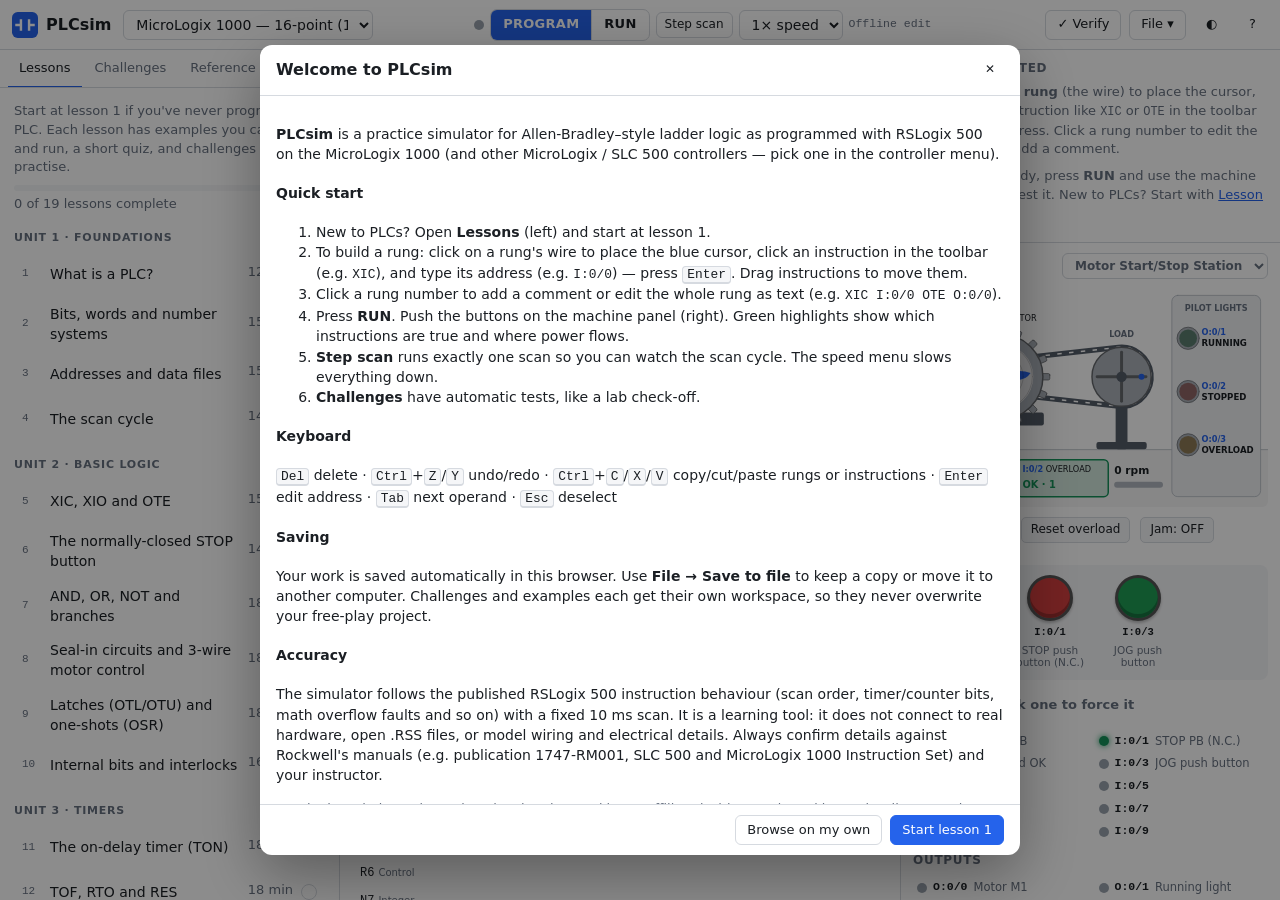
<file: index.html>
<!DOCTYPE html>
<html lang="en">
<head>
<meta charset="UTF-8">
<meta name="viewport" content="width=device-width, initial-scale=1">
<title>PLCsim — Ladder Logic Trainer</title>
<meta name="description" content="Learn and practise RSLogix 500-style ladder logic for the MicroLogix 1000 and SLC 500 in your browser: lessons, a ladder editor, a scan-accurate simulator, animated machines and auto-graded challenges.">
<link rel="icon" href="data:image/svg+xml,<svg xmlns='http://www.w3.org/2000/svg' viewBox='0 0 32 32'><rect width='32' height='32' rx='7' fill='%232563eb'/><path d='M4 16h7M21 16h7M11 9v14M21 9v14' stroke='white' stroke-width='3' fill='none'/></svg>">
<link rel="stylesheet" href="css/app.css">
</head>
<body>
<header class="top">
  <button class="btn ghost only-narrow" id="btnSide" title="Lessons & challenges">☰ Learn</button>
  <div class="brand">
    <svg class="logo" viewBox="0 0 32 32" aria-hidden="true"><rect width="32" height="32" rx="7" fill="var(--accent)"/><path d="M4 16h7M21 16h7M11 9v14M21 9v14" stroke="#fff" stroke-width="3" fill="none"/></svg>
    PLCsim <small>ladder logic trainer</small>
  </div>
  <span class="slot-chip hidden" id="slotChip"></span>
  <select class="sel" id="profileSel" title="Controller model"></select>
  <div class="spacer"></div>
  <div class="group">
    <span class="mode-led" id="modeLed"></span>
    <div class="seg" id="modeSeg" role="group" aria-label="Processor mode">
      <button data-mode="PROGRAM" title="Program mode: edit the program. Outputs are off.">PROGRAM</button>
      <button data-mode="RUN" title="Run mode: the processor scans your program continuously.">RUN</button>
    </div>
    <button class="btn small" id="btnStep" title="Test mode: run exactly one scan (outputs stay off)">Step scan</button>
    <select class="sel" id="speedSel" title="Simulation speed">
      <option value="1">1× speed</option>
      <option value="0.25">¼× slow</option>
      <option value="0.05">1/20× slow</option>
      <option value="4">4× fast</option>
    </select>
    <span class="status-txt" id="statusTxt"></span>
  </div>
  <div class="spacer"></div>
  <button class="btn" id="btnVerify" title="Check the program for errors">✓ Verify</button>
  <div class="menu">
    <button class="btn" id="btnFile">File ▾</button>
    <div class="menu-list hidden" id="fileMenu">
      <button data-act="new">New program</button>
      <button data-act="open">Open file…</button>
      <button data-act="save">Save to file (.plcsim.json)</button>
      <hr>
      <button data-act="text">View / edit program as text…</button>
      <button data-act="exportText">Export rung listing (.txt)</button>
      <hr>
      <button data-act="sandbox">Go to my free-play project</button>
      <button data-act="resetProgress">Reset lesson progress…</button>
    </div>
  </div>
  <button class="btn ghost" id="btnTheme" title="Light / dark theme">◐</button>
  <button class="btn ghost" id="btnHelp" title="How to use PLCsim">?</button>
  <input type="file" id="fileInput" accept=".json,.plcsim,.txt" class="hidden">
</header>
<div class="fault-bar hidden" id="faultBar">
  <strong id="faultCode">FAULT</strong><span class="msg" id="faultMsg"></span>
  <button class="btn small" id="btnClearFault">Clear fault → Program mode</button>
</div>

<div class="layout" id="layout">
  <aside id="side">
    <div class="tabs" id="sideTabs">
      <button data-tab="lessons" class="active">Lessons</button>
      <button data-tab="challenges">Challenges</button>
      <button data-tab="reference">Reference</button>
      <button class="right" id="btnWide" title="Wider reading pane">⇔</button>
      <button class="only-narrow" id="btnSideClose" title="Close">✕</button>
    </div>
    <div class="side-body" id="sideBody"></div>
  </aside>

  <section id="center">
    <div id="palette"></div>
    <div id="filetabs"></div>
    <div id="ladderWrap"><div id="ladder"></div></div>
    <div id="bottomResize" title="Drag to resize"></div>
    <div id="bottom">
      <div class="tabs" id="bottomTabs">
        <button data-tab="data" class="active">Data Table</button>
        <button data-tab="xref">Cross Reference</button>
        <button data-tab="verify">Verify <span class="badge" id="verifyBadge">0</span></button>
        <button data-tab="tests">Test Results</button>
        <button class="right" id="btnBottomToggle" title="Collapse / expand">▾</button>
      </div>
      <div class="bottom-body" id="bottomBody"></div>
    </div>
  </section>

  <aside id="right">
    <div class="rp-section" id="props"></div>
    <div class="rp-section" id="ioSection">
      <h3><span class="grow">Machine / I/O</span><select class="sel" id="sceneSel" style="height:26px;font-size:12px"></select></h3>
      <div id="sceneHost" class="scene-host"></div>
      <div class="scene-msg" id="sceneMsg"></div>
      <div id="opPanel"></div>
      <div id="ioStrip"></div>
    </div>
  </aside>
</div>

<script src="js/core/profiles.js"></script>
<script src="js/core/datatable.js"></script>
<script src="js/core/instructions.js"></script>
<script src="js/core/program.js"></script>
<script src="js/core/engine.js"></script>
<script src="js/core/grader.js"></script>
<script src="js/core/lint.js"></script>
<script src="js/content/scene-defs.js"></script>
<script src="js/content/lessons.js"></script>
<script src="js/content/challenges.js"></script>
<script src="js/content/reference.js"></script>
<script src="js/scenes/registry.js"></script>
<script src="js/scenes/motor.js"></script>
<script src="js/scenes/fwdrev.js"></script>
<script src="js/scenes/traffic.js"></script>
<script src="js/scenes/parking.js"></script>
<script src="js/scenes/tank.js"></script>
<script src="js/scenes/conveyor.js"></script>
<script src="js/ui/ladder.js"></script>
<script src="js/ui/editor.js"></script>
<script src="js/ui/panels.js"></script>
<script src="js/ui/learn.js"></script>
<script src="js/ui/app.js"></script>
</body>
</html>
</file>
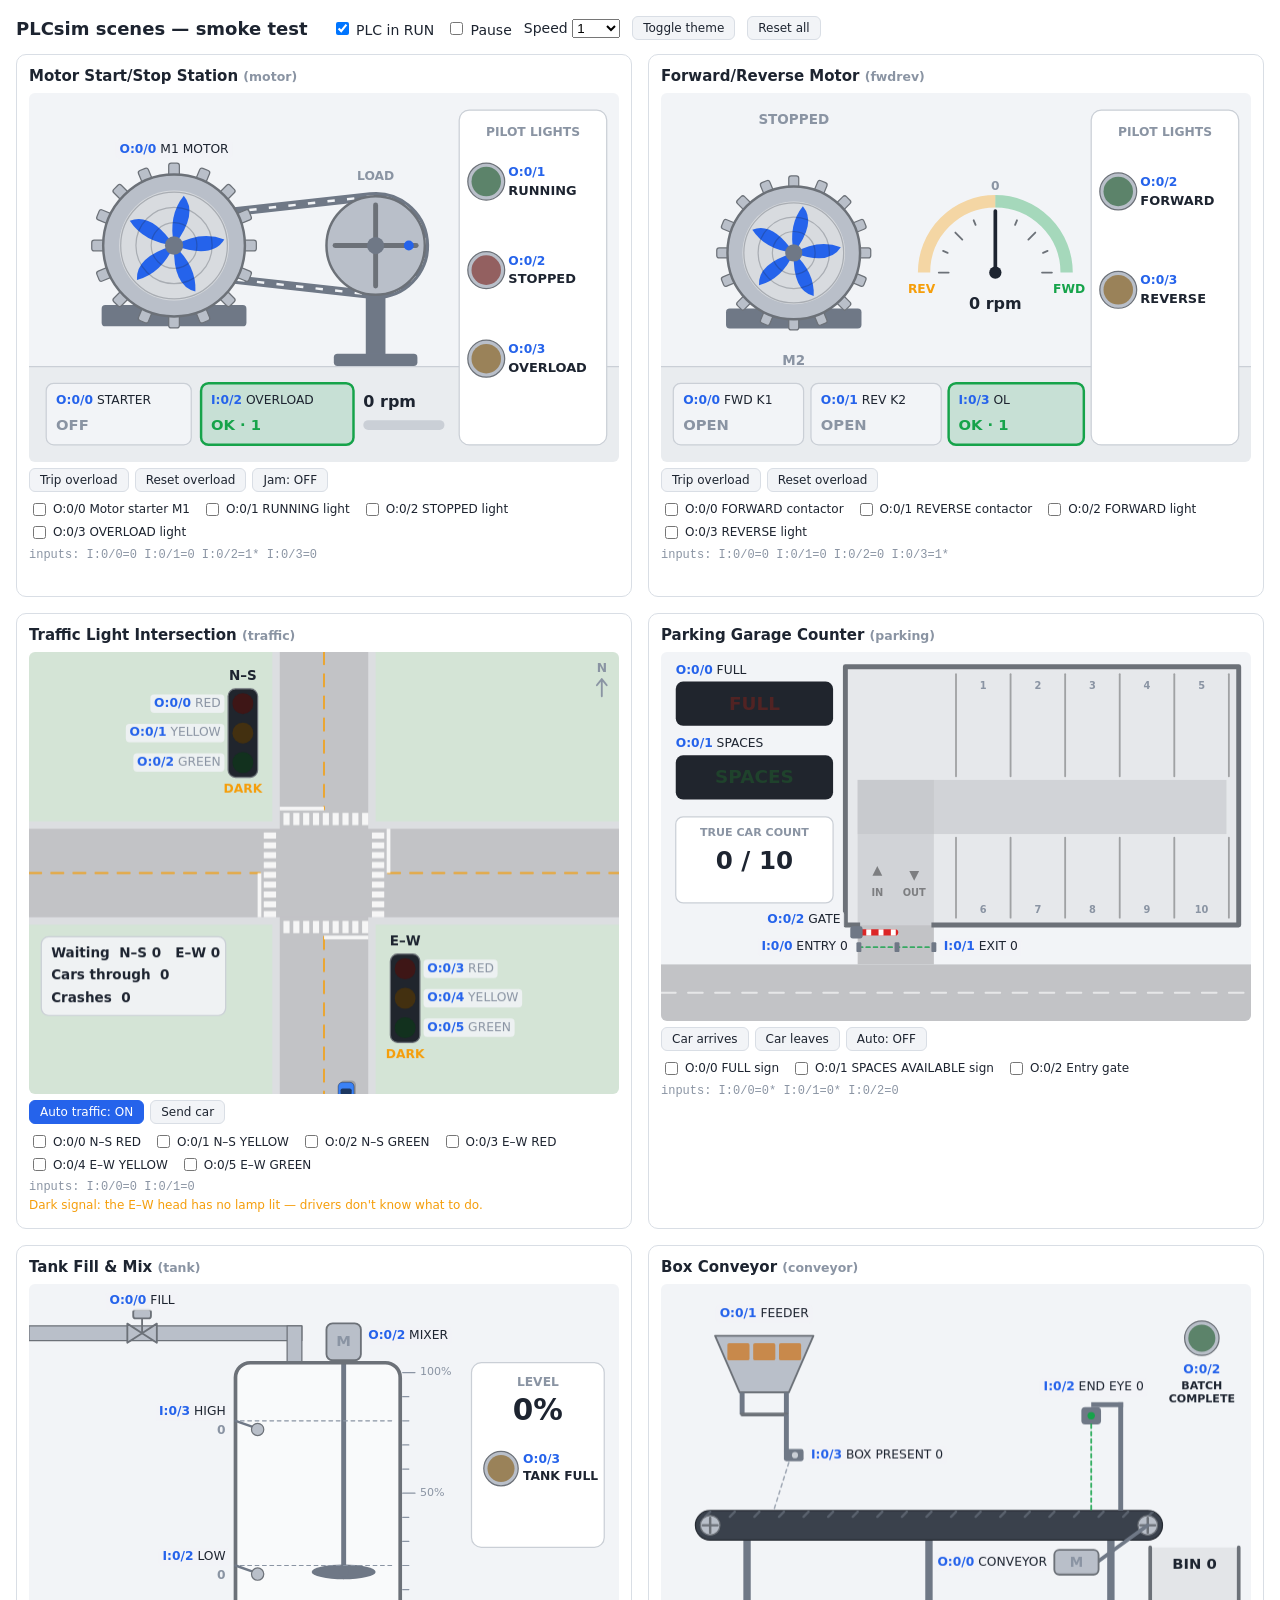
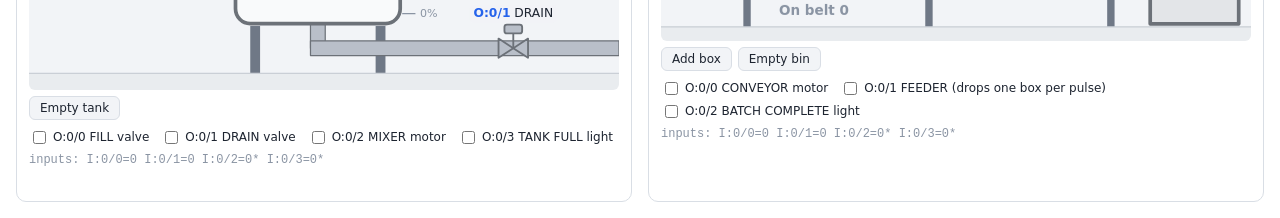
<file: tests/scenes-smoke.html>
<!doctype html>
<html lang="en">
<head>
<meta charset="utf-8">
<meta name="viewport" content="width=device-width, initial-scale=1">
<title>Scenes smoke test</title>
<style>
  :root {
    --bg: #ffffff; --panel: #f2f4f7; --fg: #1d2430; --muted: #8a94a3; --accent: #2563eb;
    --on: #16a34a; --red: #dc2626; --amber: #f59e0b; --water: #3b82f6; --border: #d9dee5;
    color-scheme: light;
  }
  :root[data-theme="dark"] {
    --bg: #0f1318; --panel: #171c23; --fg: #e6e9ee; --muted: #7d8795; --accent: #60a5fa;
    --on: #22c55e; --red: #ef4444; --amber: #fbbf24; --water: #38bdf8; --border: #2a313b;
    color-scheme: dark;
  }
  * { box-sizing: border-box; }
  body { margin: 0; padding: 16px; background: var(--bg); color: var(--fg); font: 14px system-ui, sans-serif; }
  header { display: flex; flex-wrap: wrap; gap: 12px; align-items: center; margin-bottom: 14px; }
  h1 { font-size: 18px; margin: 0 12px 0 0; }
  .grid { display: grid; grid-template-columns: repeat(auto-fill, minmax(420px, 1fr)); gap: 16px; }
  .card { background: var(--bg); border: 1px solid var(--border); border-radius: 10px; padding: 12px; min-width: 0; }
  .card h2 { font-size: 15px; margin: 0 0 8px; }
  .host { width: 100%; }
  .io { display: flex; flex-wrap: wrap; gap: 4px 12px; margin-top: 8px; font-size: 12px; }
  .io label { display: inline-flex; gap: 4px; align-items: center; }
  .inputs { font: 12px ui-monospace, monospace; color: var(--muted); margin-top: 6px; }
  .msg { min-height: 18px; font-size: 12px; margin-top: 4px; }
  .msg.warn { color: var(--amber); } .msg.bad { color: var(--red); font-weight: 600; } .msg.info { color: var(--muted); }
  .scene-btn { font: 12px system-ui, sans-serif; padding: 4px 10px; border-radius: 6px; border: 1px solid var(--border);
    background: var(--panel); color: var(--fg); cursor: pointer; }
  .scene-btn:hover { border-color: var(--accent); }
  .scene-btn:disabled { opacity: .5; cursor: default; }
  .scene-btn.on { background: var(--accent); color: #fff; border-color: var(--accent); }
  .narrow .grid { grid-template-columns: 320px 320px; }
</style>
</head>
<body>
<header>
  <h1>PLCsim scenes — smoke test</h1>
  <label><input type="checkbox" id="run" checked> PLC in RUN</label>
  <label><input type="checkbox" id="pause"> Pause</label>
  <label>Speed <select id="speed"><option>0.25</option><option selected>1</option><option>4</option><option>25</option></select></label>
  <button class="scene-btn" id="theme">Toggle theme</button>
  <button class="scene-btn" id="resetAll">Reset all</button>
</header>
<div class="grid" id="grid"></div>

<script src="../js/content/scene-defs.js"></script>
<script src="../js/scenes/registry.js"></script>
<script src="../js/scenes/motor.js"></script>
<script src="../js/scenes/fwdrev.js"></script>
<script src="../js/scenes/traffic.js"></script>
<script src="../js/scenes/parking.js"></script>
<script src="../js/scenes/tank.js"></script>
<script src="../js/scenes/conveyor.js"></script>
<script>
(function () {
  'use strict';
  const grid = document.getElementById('grid');
  const runBox = document.getElementById('run');
  const scenes = {};

  for (const def of PLC.SCENE_DEFS) {
    if (!PLC.SCENES[def.id]) continue;
    const card = document.createElement('section');
    card.className = 'card';
    card.innerHTML = `<h2>${def.name} <small style="color:var(--muted)">(${def.id})</small></h2>`;
    const host = document.createElement('div'); host.className = 'host';
    const io = document.createElement('div'); io.className = 'io';
    const inp = document.createElement('div'); inp.className = 'inputs';
    const msg = document.createElement('div'); msg.className = 'msg';
    card.append(host, io, inp, msg);
    grid.appendChild(card);

    const S = { def, outputs: {}, inputs: {}, messages: [], setCount: 0 };
    for (const addr of Object.keys(def.outputs)) {
      S.outputs[addr] = 0;
      const l = document.createElement('label');
      const cb = document.createElement('input'); cb.type = 'checkbox'; cb.dataset.addr = addr;
      cb.addEventListener('change', () => { S.outputs[addr] = cb.checked ? 1 : 0; });
      l.append(cb, document.createTextNode(`${addr} ${def.outputs[addr].label}`));
      io.appendChild(l);
      S.checkbox = S.checkbox || {}; S.checkbox[addr] = cb;
    }
    for (const [addr, d] of Object.entries(def.inputs)) if (d.device !== 'sensor') S.inputs[addr] = 0;
    const api = {
      def,
      out: (a) => (runBox.checked ? S.outputs[a] || 0 : 0),
      get: (a) => S.inputs[a] || 0,
      set: (a, v) => {
        if (!def.inputs[a] || def.inputs[a].device !== 'sensor') throw new Error(`${def.id}: set() on non-sensor input ${a}`);
        S.inputs[a] = v ? 1 : 0; S.setCount++;
      },
      running: () => runBox.checked,
      message: (text, level) => {
        S.messages.push({ text, level });
        msg.textContent = text; msg.className = 'msg ' + (level || 'info');
      },
    };
    S.api = api;
    S.inst = PLC.SCENES[def.id](host, api);
    S.renderInputs = () => {
      inp.textContent = 'inputs: ' + Object.keys(def.inputs).map((a) => `${a}=${S.inputs[a] ?? '-'}${def.inputs[a].device === 'sensor' ? '*' : ''}`).join('  ');
    };
    scenes[def.id] = S;
  }

  function setOut(id, addr, v) {
    const S = scenes[id];
    S.outputs[addr] = v ? 1 : 0;
    if (S.checkbox[addr]) S.checkbox[addr].checked = !!v;
  }
  function frame(dt) {
    for (const S of Object.values(scenes)) { S.inst.update(dt); S.renderInputs(); }
  }
  // Advance simulated time in frames of frameMs (for scripted tests).
  function advance(ms, frameMs) {
    frameMs = frameMs || 16;
    for (let t = 0; t < ms; t += frameMs) frame(Math.min(frameMs, ms - t));
  }

  let manual = /manual/.test(location.search), last = performance.now();
  function loop(now) {
    const wall = Math.min(100, now - last); last = now;
    if (!manual) {
      const speed = +document.getElementById('speed').value;
      const dt = document.getElementById('pause').checked ? 0 : Math.min(250, wall * speed);
      frame(dt);
    }
    requestAnimationFrame(loop);
  }
  requestAnimationFrame(loop);

  document.getElementById('theme').addEventListener('click', () => {
    const r = document.documentElement;
    r.dataset.theme = r.dataset.theme === 'dark' ? 'light' : 'dark';
  });
  document.getElementById('resetAll').addEventListener('click', () => { for (const S of Object.values(scenes)) S.inst.reset(); });

  window.SMOKE = { scenes, setOut, advance, frame, setManual: (v) => { manual = v; } };
})();
</script>
</body>
</html>
</file>
<file: css/app.css>
/* PLCsim — layout and theme */
:root {
  --bg: #eef0f3;
  --panel: #ffffff;
  --panel2: #f5f6f8;
  --fg: #1b1f24;
  --muted: #677180;
  --line: #d6dae0;
  --accent: #2563eb;
  --accent-bg: rgba(37, 99, 235, 0.1);
  --on: #15935a;
  --on-bg: rgba(21, 147, 90, 0.14);
  --off: #9aa3ae;
  --red: #d33f3f;
  --red-bg: rgba(211, 63, 63, 0.1);
  --amber: #c98400;
  --amber-bg: rgba(201, 132, 0, 0.12);
  --water: #3b82f6;
  --sel: #2563eb;
  --shadow: 0 1px 2px rgba(16, 24, 40, 0.06), 0 1px 3px rgba(16, 24, 40, 0.08);
  --mono: ui-monospace, 'SF Mono', SFMono-Regular, Menlo, Consolas, 'Liberation Mono', monospace;
  --sans: system-ui, -apple-system, 'Segoe UI', Roboto, 'Helvetica Neue', Arial, sans-serif;
  --radius: 8px;
  color-scheme: light;
}
@media (prefers-color-scheme: dark) {
  :root:not([data-theme='light']) {
    --bg: #0d1014; --panel: #161a20; --panel2: #1c2128; --fg: #e5e8ec; --muted: #8e98a6;
    --line: #2a313b; --accent: #5b9bff; --accent-bg: rgba(91, 155, 255, 0.14);
    --on: #33d17a; --on-bg: rgba(51, 209, 122, 0.16); --off: #5b6572;
    --red: #f26d6d; --red-bg: rgba(242, 109, 109, 0.14); --amber: #f5b83d; --amber-bg: rgba(245, 184, 61, 0.14);
    --water: #5aa2ff; --sel: #5b9bff; --shadow: none; color-scheme: dark;
  }
}
:root[data-theme='dark'] {
  --bg: #0d1014; --panel: #161a20; --panel2: #1c2128; --fg: #e5e8ec; --muted: #8e98a6;
  --line: #2a313b; --accent: #5b9bff; --accent-bg: rgba(91, 155, 255, 0.14);
  --on: #33d17a; --on-bg: rgba(51, 209, 122, 0.16); --off: #5b6572;
  --red: #f26d6d; --red-bg: rgba(242, 109, 109, 0.14); --amber: #f5b83d; --amber-bg: rgba(245, 184, 61, 0.14);
  --water: #5aa2ff; --sel: #5b9bff; --shadow: none; color-scheme: dark;
}

* { box-sizing: border-box; }
html, body { height: 100%; margin: 0; }
body {
  background: var(--bg); color: var(--fg); font: 14px/1.45 var(--sans);
  display: flex; flex-direction: column; overflow: hidden;
}
button, select, input, textarea { font: inherit; color: inherit; }
code, kbd, .mono { font-family: var(--mono); font-size: 0.92em; }
kbd { border: 1px solid var(--line); border-bottom-width: 2px; border-radius: 4px; padding: 0 4px; background: var(--panel2); }
a { color: var(--accent); }
.hidden { display: none !important; }

/* ---------- buttons ---------- */
.btn {
  display: inline-flex; align-items: center; gap: 6px; height: 30px; padding: 0 11px;
  border: 1px solid var(--line); border-radius: 6px; background: var(--panel); cursor: pointer;
  white-space: nowrap; font-size: 13px;
}
.btn:hover { border-color: var(--muted); }
.btn:disabled { opacity: 0.45; cursor: not-allowed; }
.btn.primary { background: var(--accent); border-color: var(--accent); color: #fff; }
.btn.ghost { border-color: transparent; background: transparent; }
.btn.ghost:hover { background: var(--panel2); }
.btn.small { height: 26px; padding: 0 8px; font-size: 12px; }
.btn.danger { color: var(--red); }
.btn svg { width: 16px; height: 16px; }
.seg { display: inline-flex; border: 1px solid var(--line); border-radius: 7px; overflow: hidden; background: var(--panel); }
.seg button { border: 0; background: transparent; height: 30px; padding: 0 12px; cursor: pointer; font-size: 13px; font-weight: 600; letter-spacing: 0.02em; }
.seg button + button { border-left: 1px solid var(--line); }
.seg button.active.prog { background: var(--accent); color: #fff; }
.seg button.active.run { background: var(--on); color: #fff; }
.seg button.active.test { background: var(--amber); color: #111; }
#profileSel { max-width: 300px; min-width: 120px; flex-shrink: 1; }
@media (max-width: 1500px) { .brand small { display: none; } #profileSel { max-width: 250px; } }
select.sel {
  height: 30px; border: 1px solid var(--line); border-radius: 6px; background: var(--panel); padding: 0 8px; max-width: 100%;
}
input.txt, textarea.txt {
  border: 1px solid var(--line); border-radius: 6px; background: var(--panel); padding: 5px 8px; width: 100%;
}
input.txt:focus, textarea.txt:focus, select.sel:focus { outline: 2px solid var(--accent-bg); border-color: var(--accent); }
input.txt.bad { border-color: var(--red); background: var(--red-bg); }

/* ---------- header ---------- */
header.top {
  display: flex; align-items: center; gap: 8px; padding: 8px 12px; background: var(--panel);
  border-bottom: 1px solid var(--line); flex-wrap: wrap; min-height: 50px;
}
.brand { display: flex; align-items: center; gap: 8px; font-weight: 700; font-size: 16px; margin-right: 4px; }
.brand .logo { width: 26px; height: 26px; }
.brand small { font-weight: 500; color: var(--muted); font-size: 12px; }
.slot-chip { max-width: 250px; min-width: 0; overflow: hidden; white-space: nowrap; }
.slot-chip .nm { overflow: hidden; text-overflow: ellipsis; }
.slot-chip button { flex-shrink: 0; }
.slot-chip { font-size: 12px; padding: 3px 8px; border-radius: 999px; background: var(--accent-bg); color: var(--accent); display: inline-flex; gap: 6px; align-items: center; }
.slot-chip button { border: 0; background: none; color: inherit; cursor: pointer; text-decoration: underline; padding: 0; font-size: 12px; }
.spacer { flex: 1; }
.mode-led { width: 10px; height: 10px; border-radius: 50%; background: var(--off); display: inline-block; }
.mode-led.run { background: var(--on); box-shadow: 0 0 8px var(--on); }
.mode-led.fault { background: var(--red); box-shadow: 0 0 8px var(--red); animation: blink 0.8s steps(2) infinite; }
.mode-led.test { background: var(--amber); }
@keyframes blink { 50% { opacity: 0.25; } }
.status-txt { font-size: 11.5px; color: var(--muted); font-family: var(--mono); min-width: 96px; }
#speedSel { width: 104px; }
.group { display: flex; align-items: center; gap: 6px; }
.menu { position: relative; }
.menu-list {
  position: absolute; right: 0; top: 36px; z-index: 50; min-width: 220px; background: var(--panel);
  border: 1px solid var(--line); border-radius: 8px; box-shadow: 0 8px 24px rgba(0,0,0,.18); padding: 4px;
}
.menu-list button { display: block; width: 100%; text-align: left; border: 0; background: none; padding: 7px 10px; border-radius: 5px; cursor: pointer; font-size: 13px; }
.menu-list button:hover { background: var(--panel2); }
.menu-list hr { border: 0; border-top: 1px solid var(--line); margin: 4px 0; }

.fault-bar {
  display: flex; align-items: center; gap: 10px; padding: 8px 14px; background: var(--red-bg); color: var(--red);
  border-bottom: 1px solid var(--red); font-weight: 500;
}
.fault-bar .msg { flex: 1; color: var(--fg); font-weight: 400; }

/* ---------- main layout ---------- */
.layout { flex: 1; display: grid; grid-template-columns: var(--side-w, 340px) minmax(0, 1fr) var(--right-w, 380px); min-height: 0; }
.layout.side-wide { --side-w: min(640px, 46vw); }
.layout.side-closed { --side-w: 0px; }
.layout.side-closed #side { display: none; }
aside, section { min-height: 0; min-width: 0; }
#side { background: var(--panel); border-right: 1px solid var(--line); display: flex; flex-direction: column; }
#center { display: flex; flex-direction: column; min-width: 0; }
#right { background: var(--panel); border-left: 1px solid var(--line); display: flex; flex-direction: column; overflow: auto; }

.tabs { display: flex; gap: 2px; border-bottom: 1px solid var(--line); padding: 0 8px; background: var(--panel); flex-shrink: 0; overflow-x: auto; }
.tabs button {
  border: 0; background: none; padding: 9px 11px 8px; cursor: pointer; font-size: 13px; color: var(--muted);
  border-bottom: 2px solid transparent; margin-bottom: -1px; white-space: nowrap; font-weight: 500;
}
.tabs button.active { color: var(--fg); border-bottom-color: var(--accent); }
.tabs button .badge { margin-left: 5px; }
.badge { display: inline-block; min-width: 18px; padding: 0 5px; border-radius: 9px; font-size: 11px; line-height: 18px; text-align: center; background: var(--panel2); color: var(--muted); }
.badge.bad { background: var(--red-bg); color: var(--red); }
.badge.good { background: var(--on-bg); color: var(--on); }

/* ---------- palette ---------- */
#palette { background: var(--panel); border-bottom: 1px solid var(--line); padding: 6px 10px; display: flex; flex-direction: column; gap: 6px; }
.pal-row { display: flex; flex-wrap: wrap; gap: 4px; align-items: center; }
.pal-row .lbl { font-size: 11px; text-transform: uppercase; letter-spacing: 0.06em; color: var(--muted); margin-right: 4px; }
.ibtn {
  font-family: var(--mono); font-size: 12px; font-weight: 600; height: 28px; min-width: 44px; padding: 0 7px;
  border: 1px solid var(--line); border-radius: 5px; background: var(--panel2); cursor: pointer; display: inline-flex; align-items: center; gap: 5px;
}
.ibtn:hover { border-color: var(--accent); color: var(--accent); }
.ibtn svg { width: 22px; height: 16px; }
.ibtn.tool { font-family: var(--sans); font-weight: 500; }
.pal-sep { width: 1px; height: 22px; background: var(--line); margin: 0 6px; }
.pal-groups { display: flex; gap: 2px; flex-wrap: wrap; }
.pal-groups button { border: 0; background: none; font-size: 12px; padding: 3px 8px; border-radius: 5px; cursor: pointer; color: var(--muted); }
.pal-groups button.active { background: var(--accent-bg); color: var(--accent); font-weight: 600; }

#filetabs { display: flex; align-items: center; gap: 4px; padding: 6px 10px 0; background: var(--bg); flex-wrap: wrap; }
#filetabs .ft {
  border: 1px solid var(--line); border-bottom: 0; border-radius: 6px 6px 0 0; background: var(--panel2); padding: 4px 10px;
  font-size: 12px; cursor: pointer; font-family: var(--mono);
}
#filetabs .ft.active { background: var(--panel); font-weight: 700; }
#ladderWrap { flex: 1; overflow: auto; background: var(--panel); border-top: 1px solid var(--line); position: relative; min-height: 120px; }
#ladder { padding: 6px 0 40px; min-width: 100%; }
.edit-hint { position: sticky; left: 0; top: 0; z-index: 3; font-size: 12px; padding: 5px 12px; background: var(--amber-bg); color: var(--fg); border-bottom: 1px solid var(--line); }

/* ---------- ladder svg ---------- */
.ladder-svg { display: block; user-select: none; -webkit-user-select: none; }
.ladder-svg text { font-family: var(--mono); fill: var(--fg); }
.ladder-svg .w { stroke: var(--fg); stroke-width: 1.5; fill: none; }
.ladder-svg .w.on { stroke: var(--on); stroke-width: 3; }
.ladder-svg .rail { stroke: var(--fg); stroke-width: 2.5; }
.ladder-svg .rbg { fill: transparent; }
.ladder-svg .rung.sel .rbg { fill: var(--accent-bg); }
.ladder-svg .rnum { font-size: 11px; text-anchor: middle; fill: var(--muted); cursor: pointer; }
.ladder-svg .rnum-hit { fill: transparent; cursor: pointer; }
.ladder-svg .rnum-hit:hover { fill: var(--panel2); }
.ladder-svg .rcomment { font-family: var(--sans); font-size: 12px; fill: var(--muted); font-style: italic; }
.ladder-svg .desc { font-size: 10px; text-anchor: middle; fill: var(--muted); font-family: var(--sans); }
.ladder-svg .addr { font-size: 12px; text-anchor: middle; font-weight: 600; }
.ladder-svg .sym { stroke: var(--fg); stroke-width: 2; fill: none; }
.ladder-svg .sym-bg { fill: var(--panel); }
.ladder-svg .mnin { font-size: 9.5px; text-anchor: middle; fill: var(--muted); font-weight: 700; }
.ladder-svg .coilL { font-size: 12px; text-anchor: middle; font-weight: 700; }
.ladder-svg .hit { fill: transparent; stroke: transparent; stroke-width: 1.5; }
.ladder-svg .ins { cursor: pointer; }
.ladder-svg .ins:hover .hit { fill: var(--panel2); }
.ladder-svg .ins.sel .hit { stroke: var(--sel); stroke-dasharray: 4 3; fill: var(--accent-bg); }
.ladder-svg .ins.err .hit { stroke: var(--red); fill: var(--red-bg); stroke-dasharray: none; }
.ladder-svg .ins.on .sym { stroke: var(--on); }
.ladder-svg .ins.on .sym-bg { fill: var(--on-bg); }
.ladder-svg .ins.on .addr { fill: var(--on); }
.ladder-svg .box { fill: var(--panel); stroke: var(--fg); stroke-width: 1.5; }
.ladder-svg .ins.on .box { stroke: var(--on); fill: var(--on-bg); stroke-width: 2.5; }
.ladder-svg .bsep { stroke: var(--line); }
.ladder-svg .bmn { font-size: 12.5px; font-weight: 800; }
.ladder-svg .bname { font-size: 9.5px; text-anchor: end; fill: var(--muted); font-family: var(--sans); }
.ladder-svg .blabel { font-size: 11px; fill: var(--muted); font-family: var(--sans); }
.ladder-svg .bop { font-size: 11.5px; text-anchor: end; font-weight: 600; }
.ladder-svg .bval { font-size: 10.5px; text-anchor: end; fill: var(--accent); }
.ladder-svg .sbit path { stroke: var(--fg); stroke-width: 1.5; }
.ladder-svg .sbit text { font-size: 10px; font-weight: 700; fill: var(--muted); }
.ladder-svg .sbit.on path { stroke: var(--on); stroke-width: 3; }
.ladder-svg .sbit.on text { fill: var(--on); }
.ladder-svg .gap { fill: transparent; cursor: text; }
.ladder-svg .gap:hover { fill: var(--accent-bg); }
.ladder-svg .gap.sel { fill: var(--accent-bg); }
.ladder-svg .gap.drop { fill: var(--accent); opacity: 0.35; }
.ladder-svg .cursor { fill: var(--accent); pointer-events: none; }
.ladder-svg .bhandle { fill: transparent; cursor: pointer; }
.ladder-svg .bhandle:hover, .ladder-svg .bhandle.sel { fill: var(--accent-bg); stroke: var(--sel); stroke-dasharray: 3 2; }
.ladder-svg .endtxt { font-size: 12px; text-anchor: middle; fill: var(--muted); font-family: var(--sans); }
.ladder-bad { color: var(--red); font-size: 12px; white-space: pre-wrap; }
.op-editor {
  position: absolute; z-index: 20; font-family: var(--mono); font-size: 13px; font-weight: 600; padding: 3px 6px;
  border: 2px solid var(--accent); border-radius: 5px; background: var(--panel); color: var(--fg); width: 130px;
  box-shadow: 0 4px 14px rgba(0,0,0,.2);
}
.op-editor.bad { border-color: var(--red); }
.op-err { position: absolute; z-index: 21; background: var(--red); color: #fff; font-size: 12px; padding: 4px 8px; border-radius: 5px; max-width: 320px; }
.drag-ghost { position: fixed; z-index: 100; pointer-events: none; font-family: var(--mono); font-weight: 700; font-size: 12px; background: var(--accent); color: #fff; padding: 3px 8px; border-radius: 5px; opacity: 0.9; }

/* ---------- bottom panel ---------- */
#bottom { height: var(--bottom-h, 250px); display: flex; flex-direction: column; border-top: 1px solid var(--line); background: var(--panel); min-height: 36px; }
#bottom.collapsed { height: 38px; }
#bottomResize { height: 6px; cursor: ns-resize; background: var(--bg); flex-shrink: 0; }
#bottomResize:hover { background: var(--accent-bg); }
.bottom-body { flex: 1; overflow: auto; padding: 8px 12px; }
.tabs .right { margin-left: auto; }

/* data table */
.dt-wrap { display: flex; gap: 12px; min-height: 100%; }
.dt-files { display: flex; flex-direction: column; gap: 2px; min-width: 96px; }
.dt-files button { text-align: left; border: 0; background: none; padding: 4px 8px; border-radius: 5px; cursor: pointer; font-family: var(--mono); font-size: 12px; }
.dt-files button.active { background: var(--accent-bg); color: var(--accent); font-weight: 700; }
.dt-files button small { font-family: var(--sans); color: var(--muted); margin-left: 4px; }
.dt-main { flex: 1; min-width: 0; }
table.dt { border-collapse: collapse; font-family: var(--mono); font-size: 12px; }
table.dt th .bitcell { font-size: 9.5px; }
table.dt th { font-family: var(--sans); font-weight: 600; font-size: 11px; color: var(--muted); text-align: left; padding: 3px 6px; position: sticky; top: -8px; background: var(--panel); z-index: 1; }
table.dt td { padding: 2px 6px; border-top: 1px solid var(--line); white-space: nowrap; }
table.dt td.addr { font-weight: 700; }
table.dt td.dsc { font-family: var(--sans); color: var(--muted); max-width: 260px; overflow: hidden; text-overflow: ellipsis; }
.bitcell { display: inline-block; width: 17px; height: 19px; line-height: 19px; text-align: center; border-radius: 3px; cursor: pointer; color: var(--muted); }
.bitcell:hover { background: var(--panel2); }
.bitcell.on { background: var(--on-bg); color: var(--on); font-weight: 800; }
.bitcell.ghost { opacity: 0.35; }
.bitcell.forced { outline: 2px solid var(--amber); }
.bitgrp { margin-right: 6px; }
.dt input.num { width: 76px; font-family: var(--mono); font-size: 12px; padding: 1px 4px; border: 1px solid var(--line); border-radius: 4px; background: var(--panel); }
.dt input.dsc { width: 180px; font-size: 12px; padding: 1px 4px; border: 1px solid transparent; border-radius: 4px; background: transparent; color: var(--muted); }
.dt input.dsc:hover, .dt input.dsc:focus { border-color: var(--line); background: var(--panel); color: var(--fg); }
.dt .flag { display: inline-block; font-size: 10.5px; padding: 0 5px; border-radius: 4px; margin-right: 3px; color: var(--muted); background: var(--panel2); }
.dt .flag.on { background: var(--on-bg); color: var(--on); font-weight: 700; }
.issues { list-style: none; padding: 0; margin: 0; }
.issues li { padding: 6px 8px; border-radius: 6px; display: flex; gap: 8px; align-items: baseline; cursor: pointer; }
.issues li:hover { background: var(--panel2); }
.issues .where { font-family: var(--mono); font-size: 12px; color: var(--muted); min-width: 92px; }
.sev { font-size: 11px; font-weight: 700; padding: 1px 6px; border-radius: 4px; }
.sev.error { background: var(--red-bg); color: var(--red); }
.sev.warn { background: var(--amber-bg); color: var(--amber); }
.sev.ok { background: var(--on-bg); color: var(--on); }

/* ---------- right panel ---------- */
.rp-section { border-bottom: 1px solid var(--line); padding: 10px 12px; }
.rp-section h3 { margin: 0 0 6px; font-size: 12px; text-transform: uppercase; letter-spacing: 0.06em; color: var(--muted); font-weight: 600; display: flex; align-items: center; gap: 8px; }
.rp-section h3 .grow { flex: 1; }
.prop-title { font-weight: 700; font-size: 15px; }
.prop-title code { font-size: 15px; }
.prop-help { color: var(--muted); font-size: 13px; margin: 4px 0 8px; }
.prop-grid { display: grid; grid-template-columns: auto 1fr; gap: 6px 8px; align-items: center; }
.prop-grid label { font-size: 12px; color: var(--muted); }
.prop-err { color: var(--red); font-size: 12px; margin-top: 4px; }
.row { display: flex; gap: 6px; flex-wrap: wrap; align-items: center; }
.row + .row { margin-top: 6px; }
.scene-host { position: relative; }
.scene-host canvas { display: block; width: 100%; border-radius: 6px; }
.scene-msg { font-size: 12px; min-height: 18px; margin-top: 4px; }
.scene-msg.bad { color: var(--red); font-weight: 600; }
.scene-msg.warn { color: var(--amber); }
.scene-btn { height: 26px; padding: 0 9px; border: 1px solid var(--line); background: var(--panel2); border-radius: 5px; cursor: pointer; font-size: 12px; margin: 4px 4px 0 0; }
.scene-controls { display: flex; flex-wrap: wrap; gap: 0; margin-top: 4px; }
.scene-btn:disabled { opacity: 0.45; cursor: not-allowed; }
.scene-btn.on, .scene-btn.active, .scene-btn[aria-pressed='true'] { background: var(--accent-bg); border-color: var(--accent); color: var(--accent); }

/* operator panel & I/O */
.opanel { display: flex; flex-wrap: wrap; gap: 10px; padding: 10px; background: var(--panel2); border-radius: 8px; }
.opdev { display: flex; flex-direction: column; align-items: center; gap: 4px; width: 78px; text-align: center; }
.opdev .cap { font-size: 10.5px; line-height: 1.2; color: var(--muted); min-height: 26px; }
.opdev .ad { font-family: var(--mono); font-size: 10.5px; font-weight: 700; }
.pb {
  width: 46px; height: 46px; border-radius: 50%; border: 3px solid #555; cursor: pointer; position: relative;
  box-shadow: inset 0 -4px 0 rgba(0,0,0,.25), 0 2px 3px rgba(0,0,0,.25); touch-action: none;
}
.pb.green { background: #1f9d55; } .pb.red { background: #d33f3f; } .pb.black { background: #2b2f36; } .pb.yellow { background: #e0a800; } .pb.blue { background: #2563eb; }
.pb.pressed { transform: translateY(2px); box-shadow: inset 0 3px 6px rgba(0,0,0,.4); filter: brightness(0.85); }
.sw { width: 44px; height: 24px; border-radius: 12px; background: var(--off); position: relative; cursor: pointer; border: 0; }
.sw::after { content: ''; position: absolute; left: 3px; top: 3px; width: 18px; height: 18px; border-radius: 50%; background: #fff; transition: left 0.12s; }
.sw.on { background: var(--on); }
.sw.on::after { left: 23px; }
.lamp { width: 26px; height: 26px; border-radius: 50%; background: var(--panel); border: 2px solid var(--line); }
.lamp.on.green { background: #2ee07e; box-shadow: 0 0 12px #2ee07e; border-color: #1f9d55; }
.lamp.on.red { background: #ff5a5a; box-shadow: 0 0 12px #ff5a5a; border-color: #b52e2e; }
.lamp.on.amber { background: #ffc233; box-shadow: 0 0 12px #ffc233; border-color: #b98500; }
.lamp.on.white, .lamp.on.motor, .lamp.on.valve, .lamp.on.gate { background: #9ecbff; box-shadow: 0 0 10px #9ecbff; border-color: #2563eb; }
.iostrip { display: grid; grid-template-columns: repeat(auto-fill, minmax(150px, 1fr)); gap: 2px 8px; font-size: 12px; margin-top: 8px; }
.ioitem { display: flex; align-items: center; gap: 6px; padding: 2px 4px; border-radius: 5px; cursor: pointer; min-width: 0; }
.ioitem:hover { background: var(--panel2); }
.ioitem .led { width: 10px; height: 10px; border-radius: 50%; background: var(--off); flex-shrink: 0; }
.ioitem .led.on { background: var(--on); box-shadow: 0 0 6px var(--on); }
.ioitem .a { font-family: var(--mono); font-weight: 700; font-size: 11.5px; }
.ioitem .l { color: var(--muted); overflow: hidden; text-overflow: ellipsis; white-space: nowrap; font-size: 11.5px; }
.ioitem .F { font-size: 10px; font-weight: 800; color: #111; background: var(--amber); border-radius: 3px; padding: 0 3px; }
.trainer-row { display: flex; align-items: center; gap: 8px; padding: 3px 0; font-size: 12px; }
.trainer-row .a { font-family: var(--mono); font-weight: 700; width: 58px; }
.trainer-row select { height: 24px; font-size: 11px; border: 1px solid var(--line); background: var(--panel); border-radius: 4px; }
.trainer-cols { display: grid; grid-template-columns: 1fr 1fr; gap: 12px; }
.popover { position: fixed; z-index: 80; background: var(--panel); border: 1px solid var(--line); border-radius: 8px; box-shadow: 0 8px 24px rgba(0,0,0,.2); padding: 4px; }
.popover button { display: block; width: 100%; text-align: left; border: 0; background: none; padding: 6px 10px; border-radius: 5px; cursor: pointer; font-size: 13px; }
.popover button:hover { background: var(--panel2); }

/* ---------- side / learn ---------- */
.side-body { flex: 1; overflow: auto; padding: 10px 14px 40px; }
.unit-title { font-size: 11px; text-transform: uppercase; letter-spacing: 0.07em; color: var(--muted); margin: 16px 0 6px; font-weight: 700; }
.list-item { display: flex; align-items: center; gap: 8px; padding: 7px 8px; border-radius: 6px; cursor: pointer; }
.list-item:hover { background: var(--panel2); }
.list-item .num { font-family: var(--mono); font-size: 11px; color: var(--muted); width: 20px; }
.list-item .t { flex: 1; }
.check { width: 16px; height: 16px; border-radius: 50%; border: 1.5px solid var(--line); flex-shrink: 0; display: inline-flex; align-items: center; justify-content: center; font-size: 10px; }
.check.done { background: var(--on); border-color: var(--on); color: #fff; }
.lvl { font-size: 10.5px; font-weight: 700; color: var(--muted); }
.progress { height: 6px; background: var(--panel2); border-radius: 3px; overflow: hidden; margin: 6px 0 2px; }
.progress div { height: 100%; background: var(--on); }
.reader h2 { font-size: 20px; margin: 6px 0 2px; line-height: 1.25; }
.reader h3 { font-size: 16px; margin: 20px 0 6px; }
.reader h4 { font-size: 14px; margin: 14px 0 4px; }
.reader p, .reader li { font-size: 14px; }
.reader .meta { color: var(--muted); font-size: 12px; }
.reader table.tbl { border-collapse: collapse; margin: 8px 0; font-size: 13px; }
.reader table.tbl th, .reader table.tbl td { border: 1px solid var(--line); padding: 4px 8px; text-align: left; }
.reader table.tbl th { background: var(--panel2); }
.reader .ladder { border: 1px solid var(--line); border-radius: 8px; margin: 10px 0; overflow-x: auto; background: var(--panel); }
.reader svg { max-width: 100%; }
.reader .ladder svg { max-width: none; }
.callout { border-left: 4px solid var(--accent); background: var(--accent-bg); padding: 8px 12px; border-radius: 0 8px 8px 0; margin: 10px 0; font-size: 13.5px; }
.callout.tip { border-color: var(--on); background: var(--on-bg); }
.callout.warn { border-color: var(--red); background: var(--red-bg); }
.callout.note { border-color: var(--muted); background: var(--panel2); }
.callout.lab { border-color: var(--amber); background: var(--amber-bg); }
.callout > :first-child { margin-top: 0; } .callout > :last-child { margin-bottom: 0; }
.reader button.try, .reader button.go-challenge {
  display: inline-flex; align-items: center; gap: 6px; margin: 4px 0; padding: 6px 12px; border-radius: 6px; cursor: pointer; font-size: 13px; font-weight: 600;
  border: 1px solid var(--accent); background: var(--accent-bg); color: var(--accent);
}
.reader button.go-challenge { border-color: var(--on); background: var(--on-bg); color: var(--on); }
.reader-nav { display: flex; justify-content: space-between; gap: 8px; margin-top: 24px; }
.backlink { border: 0; background: none; color: var(--accent); cursor: pointer; padding: 0; font-size: 13px; }
.quiz { margin-top: 24px; border-top: 1px solid var(--line); padding-top: 8px; }
.quiz .qq { margin: 14px 0 6px; font-weight: 600; }
.quiz .ch { display: block; width: 100%; text-align: left; border: 1px solid var(--line); background: var(--panel); border-radius: 6px; padding: 6px 10px; margin: 4px 0; cursor: pointer; font-size: 13.5px; }
.quiz .ch:hover { border-color: var(--accent); }
.quiz .ch.right { border-color: var(--on); background: var(--on-bg); }
.quiz .ch.wrong { border-color: var(--red); background: var(--red-bg); }
.quiz .why { font-size: 13px; color: var(--muted); margin: 4px 0 0 2px; }
.iotable { width: 100%; border-collapse: collapse; font-size: 12.5px; margin: 6px 0; }
.iotable td { padding: 3px 6px; border-top: 1px solid var(--line); }
.iotable td:first-child { font-family: var(--mono); font-weight: 700; white-space: nowrap; }
.hint { background: var(--panel2); border-radius: 6px; padding: 6px 10px; margin: 6px 0; font-size: 13px; }
.result-banner { padding: 10px 12px; border-radius: 8px; font-weight: 600; margin: 8px 0; }
.result-banner.pass { background: var(--on-bg); color: var(--on); }
.result-banner.fail { background: var(--red-bg); color: var(--red); }
.steps { list-style: none; padding: 0; margin: 0; }
.steps li { padding: 6px 0; border-top: 1px solid var(--line); font-size: 13px; }
.steps .chk { font-size: 12.5px; color: var(--muted); margin-left: 22px; }
.steps .chk.bad { color: var(--red); }
.steps .ic { display: inline-block; width: 18px; font-weight: 800; }
.steps .ic.ok { color: var(--on); } .steps .ic.no { color: var(--red); }
.timing { width: 100%; overflow-x: auto; margin-top: 8px; }
.timing text { font-family: var(--mono); font-size: 11px; fill: var(--fg); }
.timing .lbl2 { fill: var(--muted); font-family: var(--sans); font-size: 10.5px; }
.timing .sig { fill: none; stroke: var(--on); stroke-width: 2; }
.timing .grid { stroke: var(--line); }
.timing .fail { stroke: var(--red); stroke-width: 1.5; stroke-dasharray: 3 2; }
.ref-card h3 { margin-top: 4px; }
.ref-card ul { padding-left: 18px; }

/* ---------- modal ---------- */
.modal-back { position: fixed; inset: 0; background: rgba(0,0,0,.45); z-index: 90; display: flex; align-items: center; justify-content: center; padding: 16px; }
.modal { background: var(--panel); border-radius: 12px; max-width: 760px; width: 100%; max-height: 90vh; display: flex; flex-direction: column; box-shadow: 0 20px 60px rgba(0,0,0,.35); }
.modal header { display: flex; align-items: center; padding: 12px 16px; border-bottom: 1px solid var(--line); font-weight: 700; font-size: 16px; }
.modal header .x { margin-left: auto; }
.modal .mbody { padding: 14px 16px; overflow: auto; }
.modal footer { padding: 10px 16px; border-top: 1px solid var(--line); display: flex; gap: 8px; justify-content: flex-end; }
.modal textarea { font-family: var(--mono); font-size: 12.5px; min-height: 260px; }
.toast { position: fixed; bottom: 18px; left: 50%; transform: translateX(-50%); background: var(--fg); color: var(--bg); padding: 8px 16px; border-radius: 8px; z-index: 120; font-size: 13px; box-shadow: 0 6px 20px rgba(0,0,0,.3); }

/* ---------- responsive ---------- */
.only-narrow { display: none !important; }
@media (max-width: 1180px) {
  .layout { grid-template-columns: minmax(0, 1fr) var(--right-w, 340px); }
  #side { position: fixed; left: 0; top: 0; bottom: 0; width: min(560px, 92vw); z-index: 70; box-shadow: 8px 0 30px rgba(0,0,0,.25); }
  .layout:not(.side-open) #side { display: none; }
  .layout.side-closed #side { display: none; }
  .only-narrow { display: inline-flex !important; }
  .only-wide { display: none !important; }
}
@media (max-width: 820px) {
  html, body { overflow-x: hidden; max-width: 100vw; }
  body { overflow-y: auto; }
  .brand small { display: none; }
  header.top .group { flex-wrap: wrap; }
  #profileSel { max-width: calc(100vw - 150px); }
  .layout { display: flex; flex-direction: column; }
  #center { min-height: 0; }
  #ladderWrap { min-height: 60vh; flex: none; height: 60vh; }
  #bottom { height: 320px; }
  .pal-row .lbl { display: none; }
  .iostrip { grid-template-columns: 1fr 1fr; }
  #right { border-left: 0; border-top: 1px solid var(--line); }
  header.top { gap: 6px; }
  .status-txt { display: none; }
}
</file>
